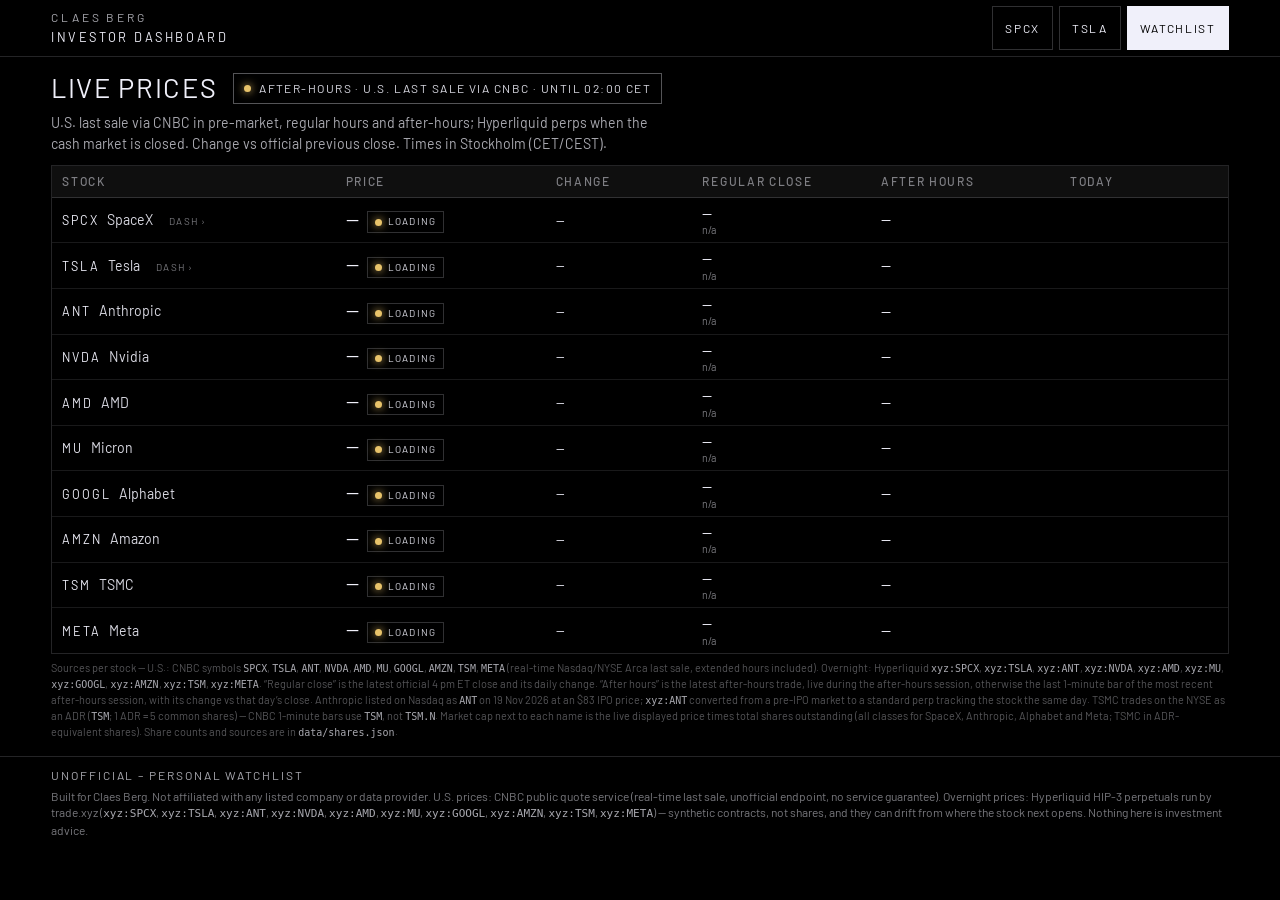
<file: index.html>
<!DOCTYPE html>
<html lang="en">
<head>
  <meta charset="utf-8">
  <script>
    /* Old dashboard bookmarks (/?c=tesla, /#unlocks, …) now live on dashboard.html — forward them with the same query and hash. */
    (function () {
      var q = location.search, h = location.hash;
      var dashHash = /^#(price|news|kpis|launches|unlocks|ops|calendar|valuation|top)$/;
      if (/[?&]c=/.test(q) || dashHash.test(h)) location.replace("dashboard.html" + q + h);
    })();
  </script>
  <meta name="viewport" content="width=device-width, initial-scale=1, viewport-fit=cover">
  <meta name="description" content="Unofficial personal watchlist for Claes Berg: live prices for SPCX, TSLA, ANT, NVDA, AMD, MU, GOOGL, AMZN, TSM and META — U.S. last sale in pre-market, regular and after-hours, Hyperliquid overnight.">
  <title>Watchlist · Investor Dashboard · Claes Berg</title>
  <link rel="stylesheet" href="css/style.css?v=ba2e04b-20261123064753">
  <link rel="stylesheet" href="css/watchlist.css?v=ba2e04b-20261123064753">
  <meta name="theme-color" content="#000000">
  <meta name="robots" content="noindex,nofollow">
  <link rel="canonical" href="https://claesberg-sketch.github.io/investor-dashboard/">
  <meta property="og:title" content="Watchlist · Investor Dashboard · Claes Berg">
  <meta property="og:url" content="https://claesberg-sketch.github.io/investor-dashboard/">
  <meta property="og:type" content="website">
</head>
<body class="page-watchlist">
  <header class="site-header">
    <div class="header-inner">
      <a class="brand" href="./">
        <span class="owner">Claes Berg</span>
        <span class="product">Investor Dashboard</span>
      </a>
      <div class="header-right">
        <nav class="switcher wl-nav" aria-label="Pages">
          <a href="dashboard.html?c=spacex" title="SpaceX dashboard">SPCX</a>
          <a href="dashboard.html?c=tesla" title="Tesla dashboard">TSLA</a>
          <a class="active" href="./" aria-current="page">Watchlist</a>
        </nav>
      </div>
    </div>
  </header>

  <main id="top">
    <section class="hero wl-hero">
      <div class="wrap">
        <div class="wl-title-row">
          <h1 class="wl-title">Live prices</h1>
          <div class="wl-session" id="wl-session"><span class="dot"></span><span id="wl-session-label">Loading session…</span></div>
        </div>
        <p class="lede wl-lede">U.S. last sale via CNBC in pre-market, regular hours and after-hours; Hyperliquid perps when the cash market is closed. Change vs official previous close. Times in Stockholm (CET/CEST).</p>

        <div class="wl-table" id="wl-table" role="table" aria-label="Watchlist prices">
          <div class="wl-head" role="row">
            <div role="columnheader">Stock</div>
            <div role="columnheader">Price</div>
            <div role="columnheader">Change</div>
            <div role="columnheader">Regular close</div>
            <div role="columnheader">After hours</div>
            <div role="columnheader" class="wl-h-spark">Today</div>
          </div>
          <div id="wl-rows"></div>
        </div>
        <p class="source" id="wl-updated"></p>
        <p class="source" id="wl-notes"></p>
      </div>
    </section>
  </main>

  <footer class="site-footer">
    <div class="wrap">
      <p class="unofficial">Unofficial – personal watchlist</p>
      <p>Built for Claes Berg. Not affiliated with any listed company or data provider. U.S. prices: CNBC public quote service (real-time last sale, unofficial endpoint, no service guarantee). Overnight prices: Hyperliquid HIP-3 perpetuals run by trade.xyz (<code>xyz:SPCX</code>, <code>xyz:TSLA</code>, <code>xyz:ANT</code>, <code>xyz:NVDA</code>, <code>xyz:AMD</code>, <code>xyz:MU</code>, <code>xyz:GOOGL</code>, <code>xyz:AMZN</code>, <code>xyz:TSM</code>, <code>xyz:META</code>) — synthetic contracts, not shares, and they can drift from where the stock next opens. Nothing here is investment advice.</p>
    </div>
  </footer>

  <script src="js/price.js?v=ba2e04b-20261123064753"></script>
  <script src="js/watchlist.js?v=ba2e04b-20261123064753"></script>
</body>
</html>
</file>
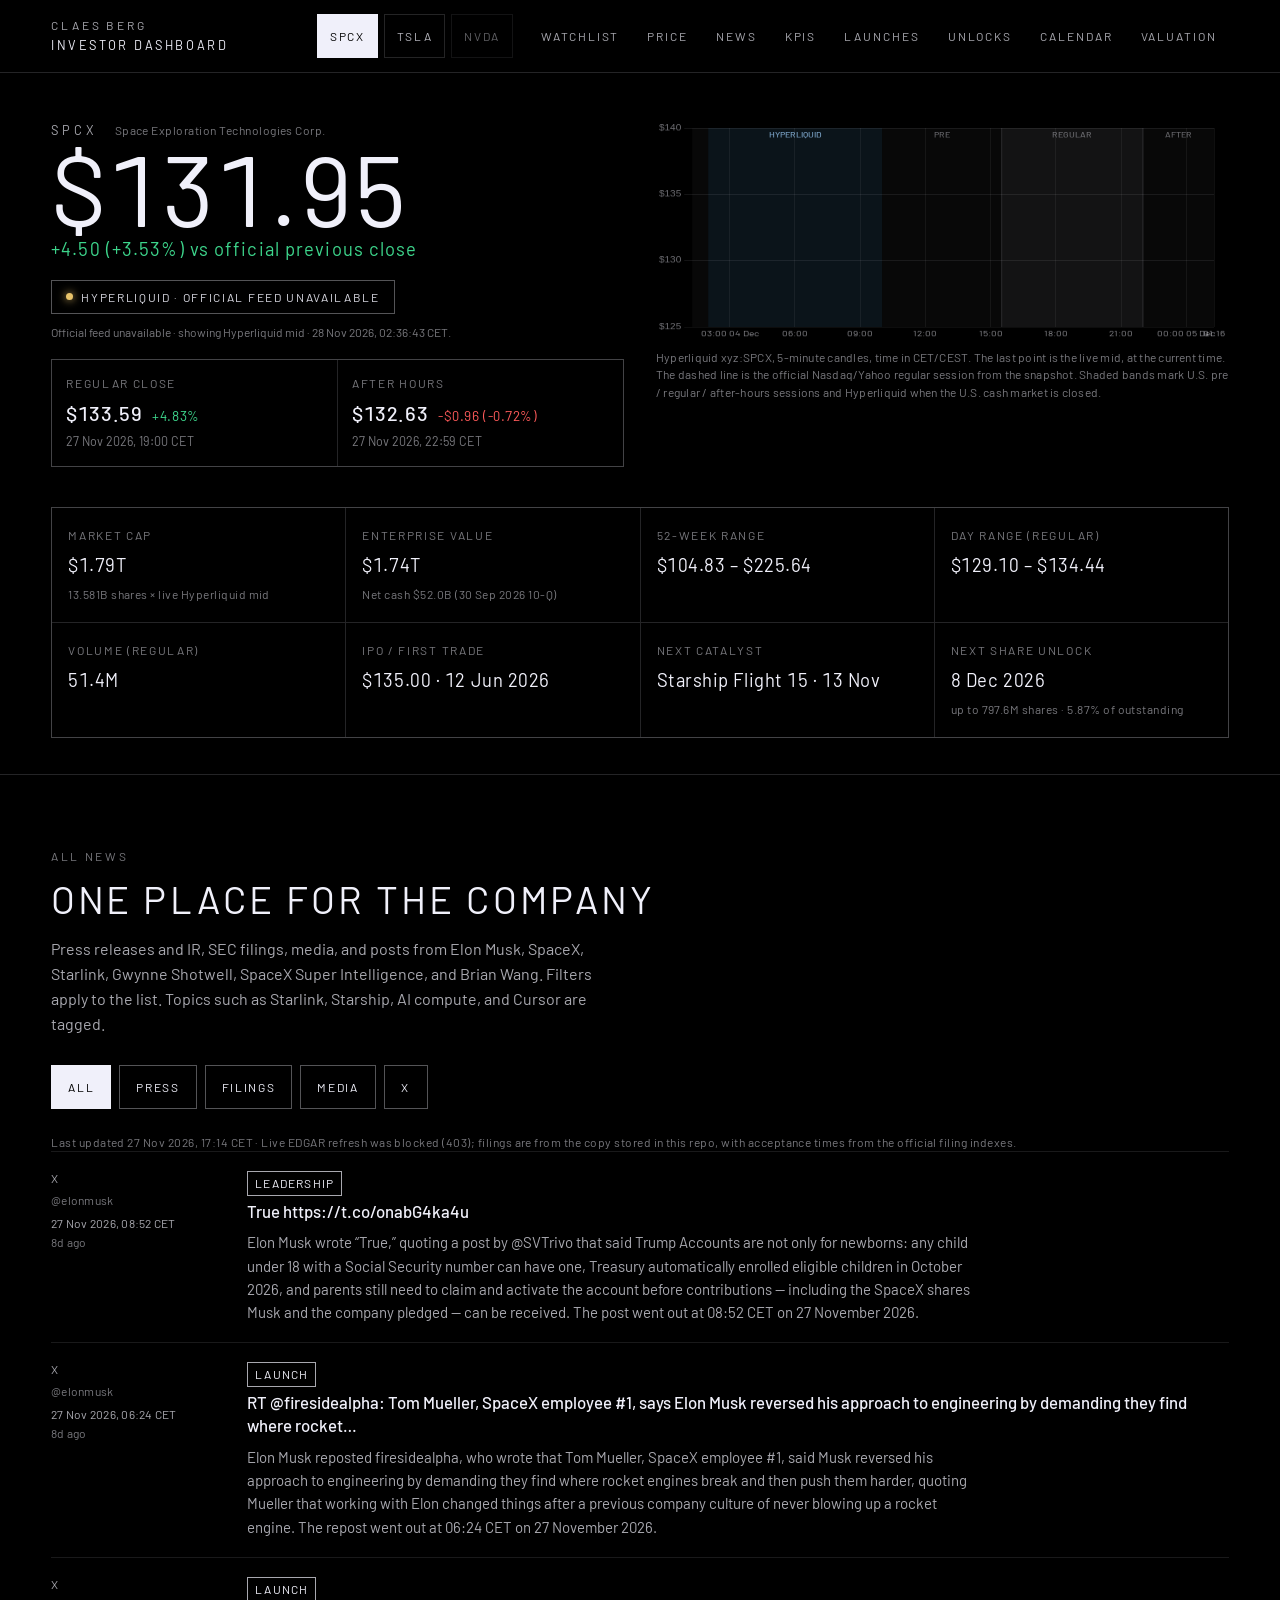
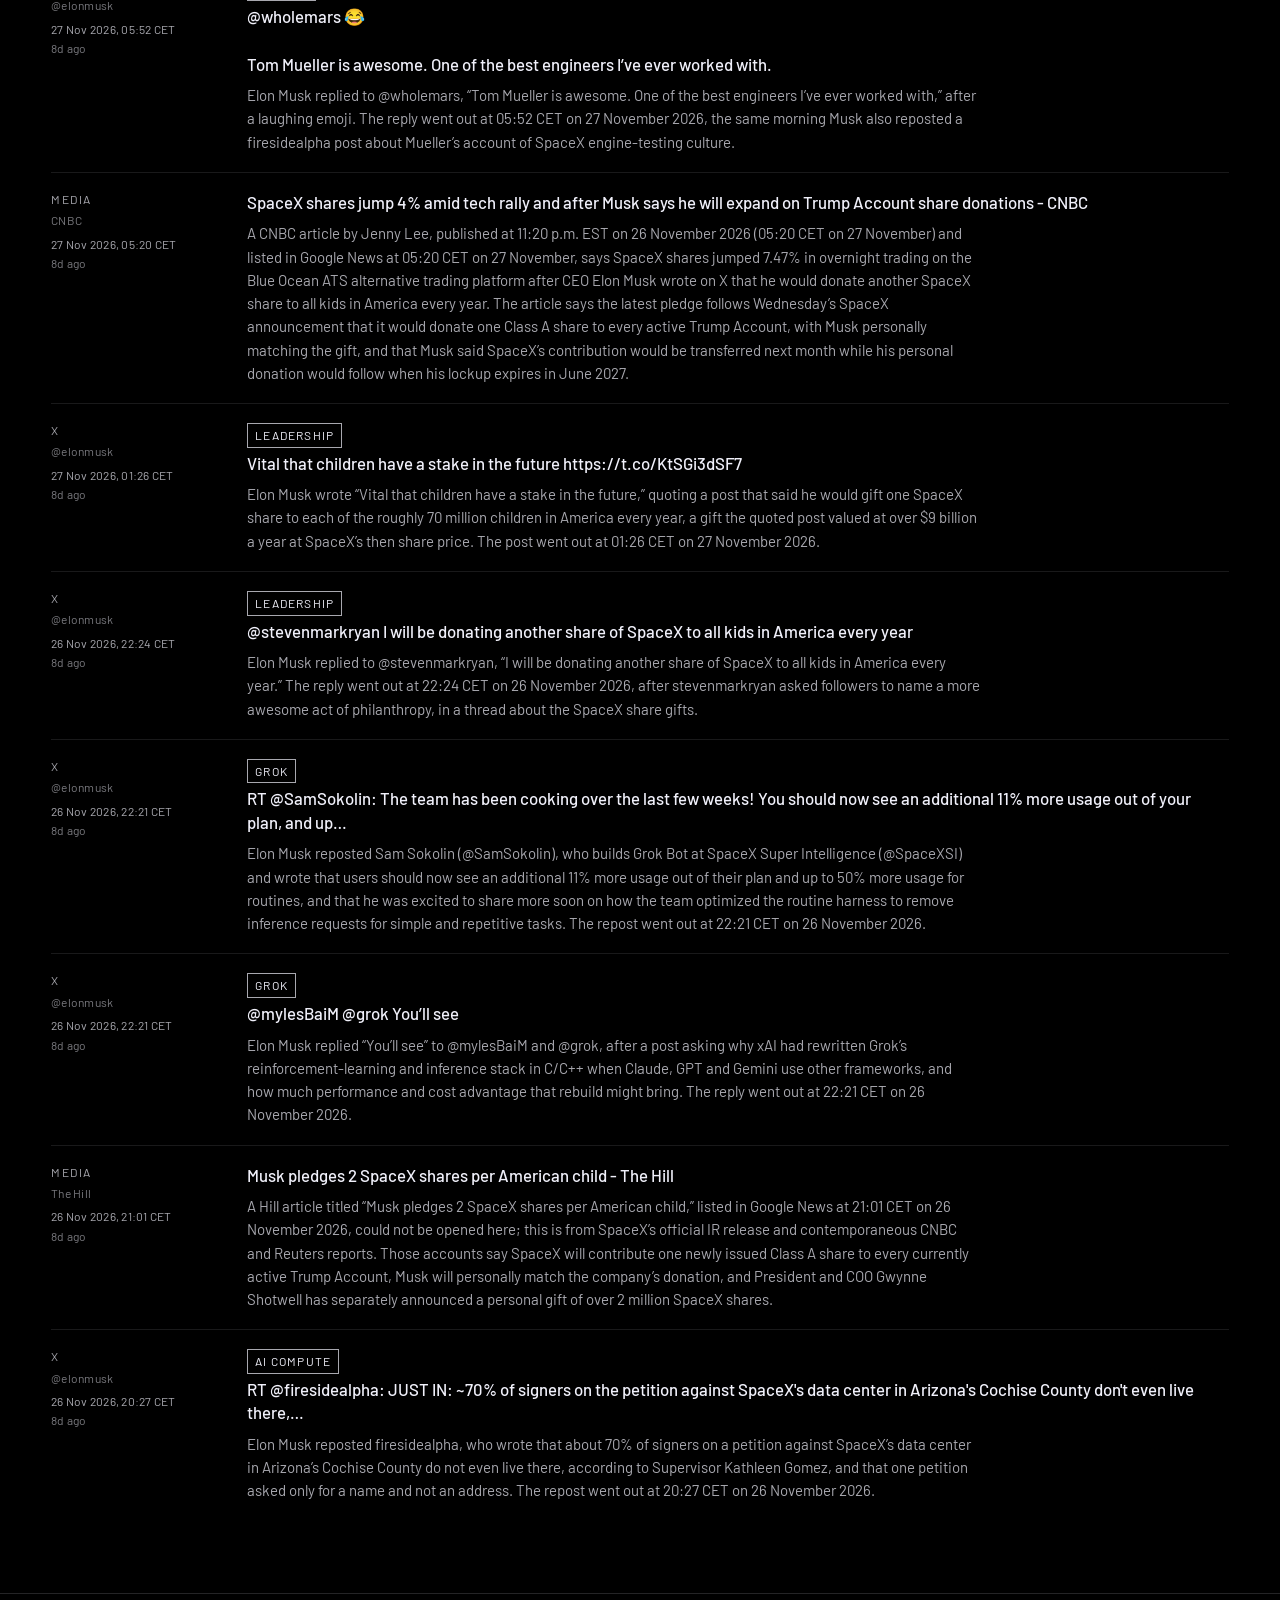
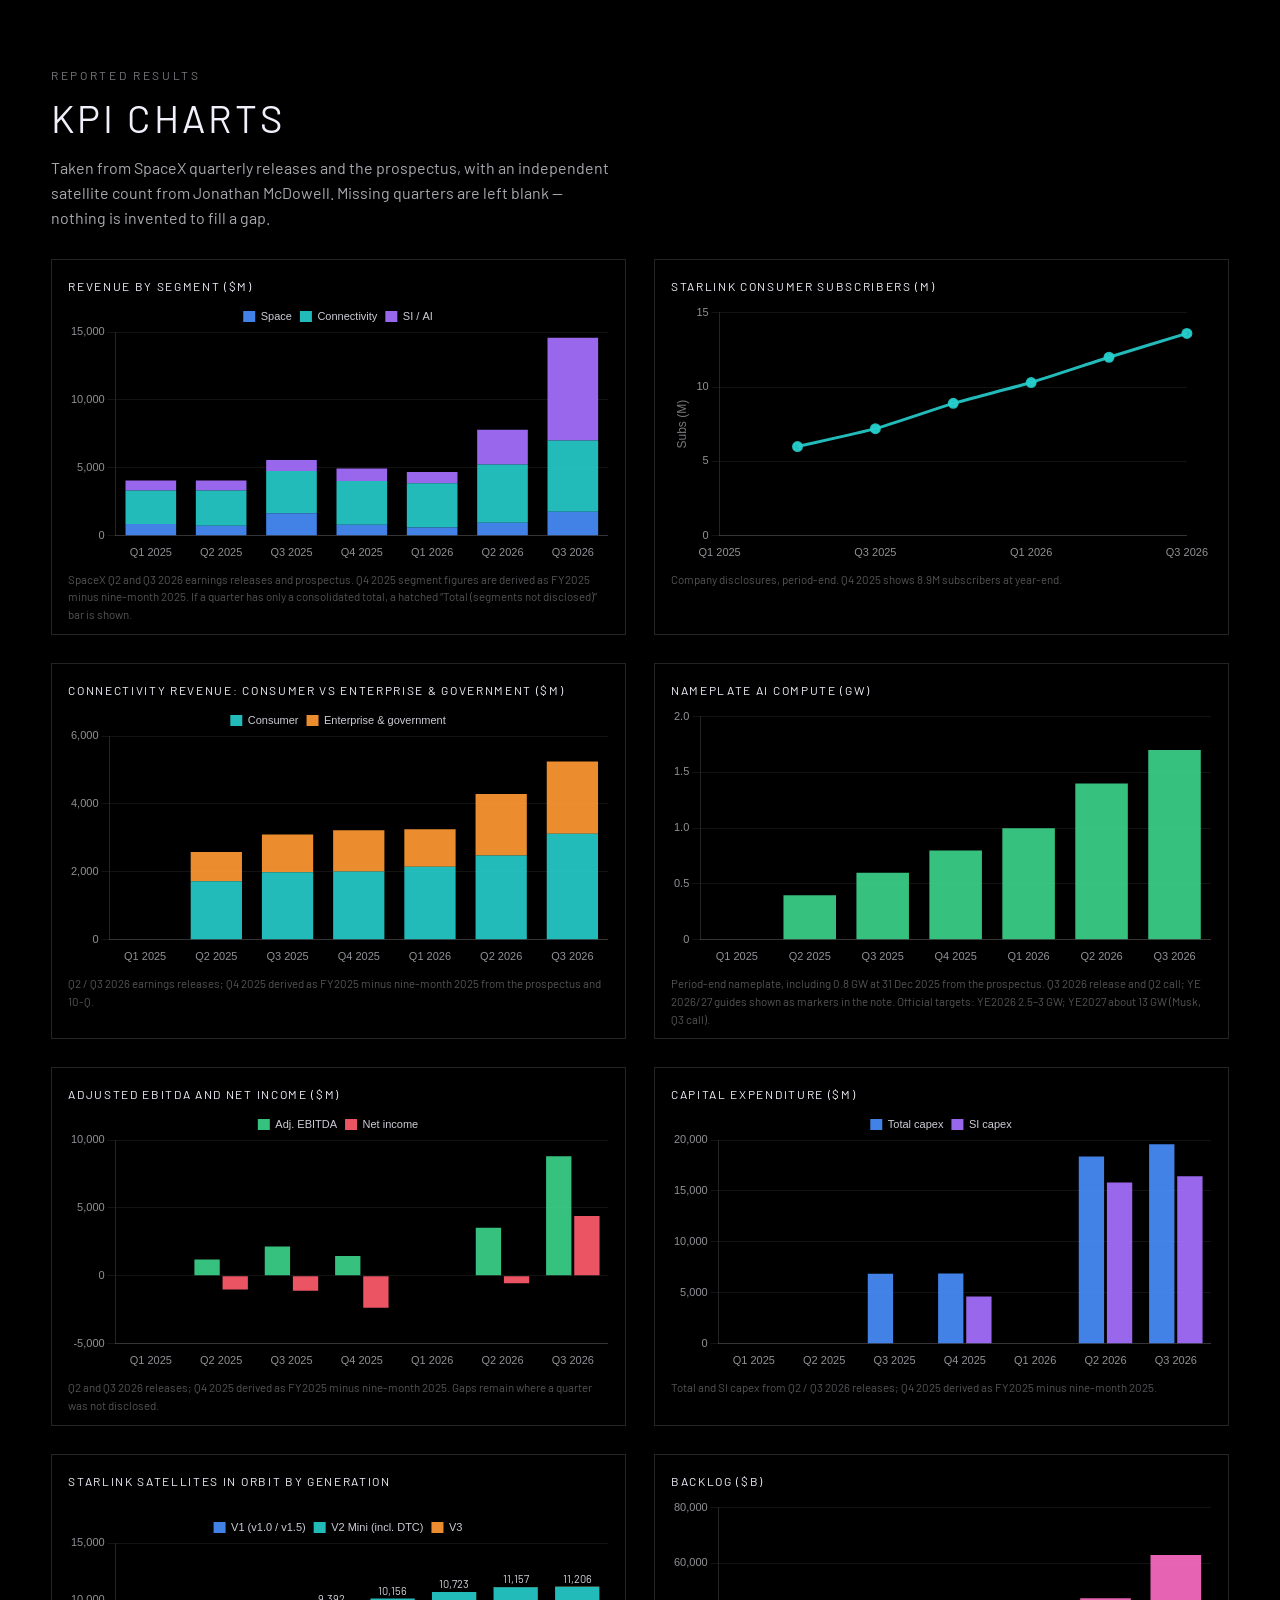
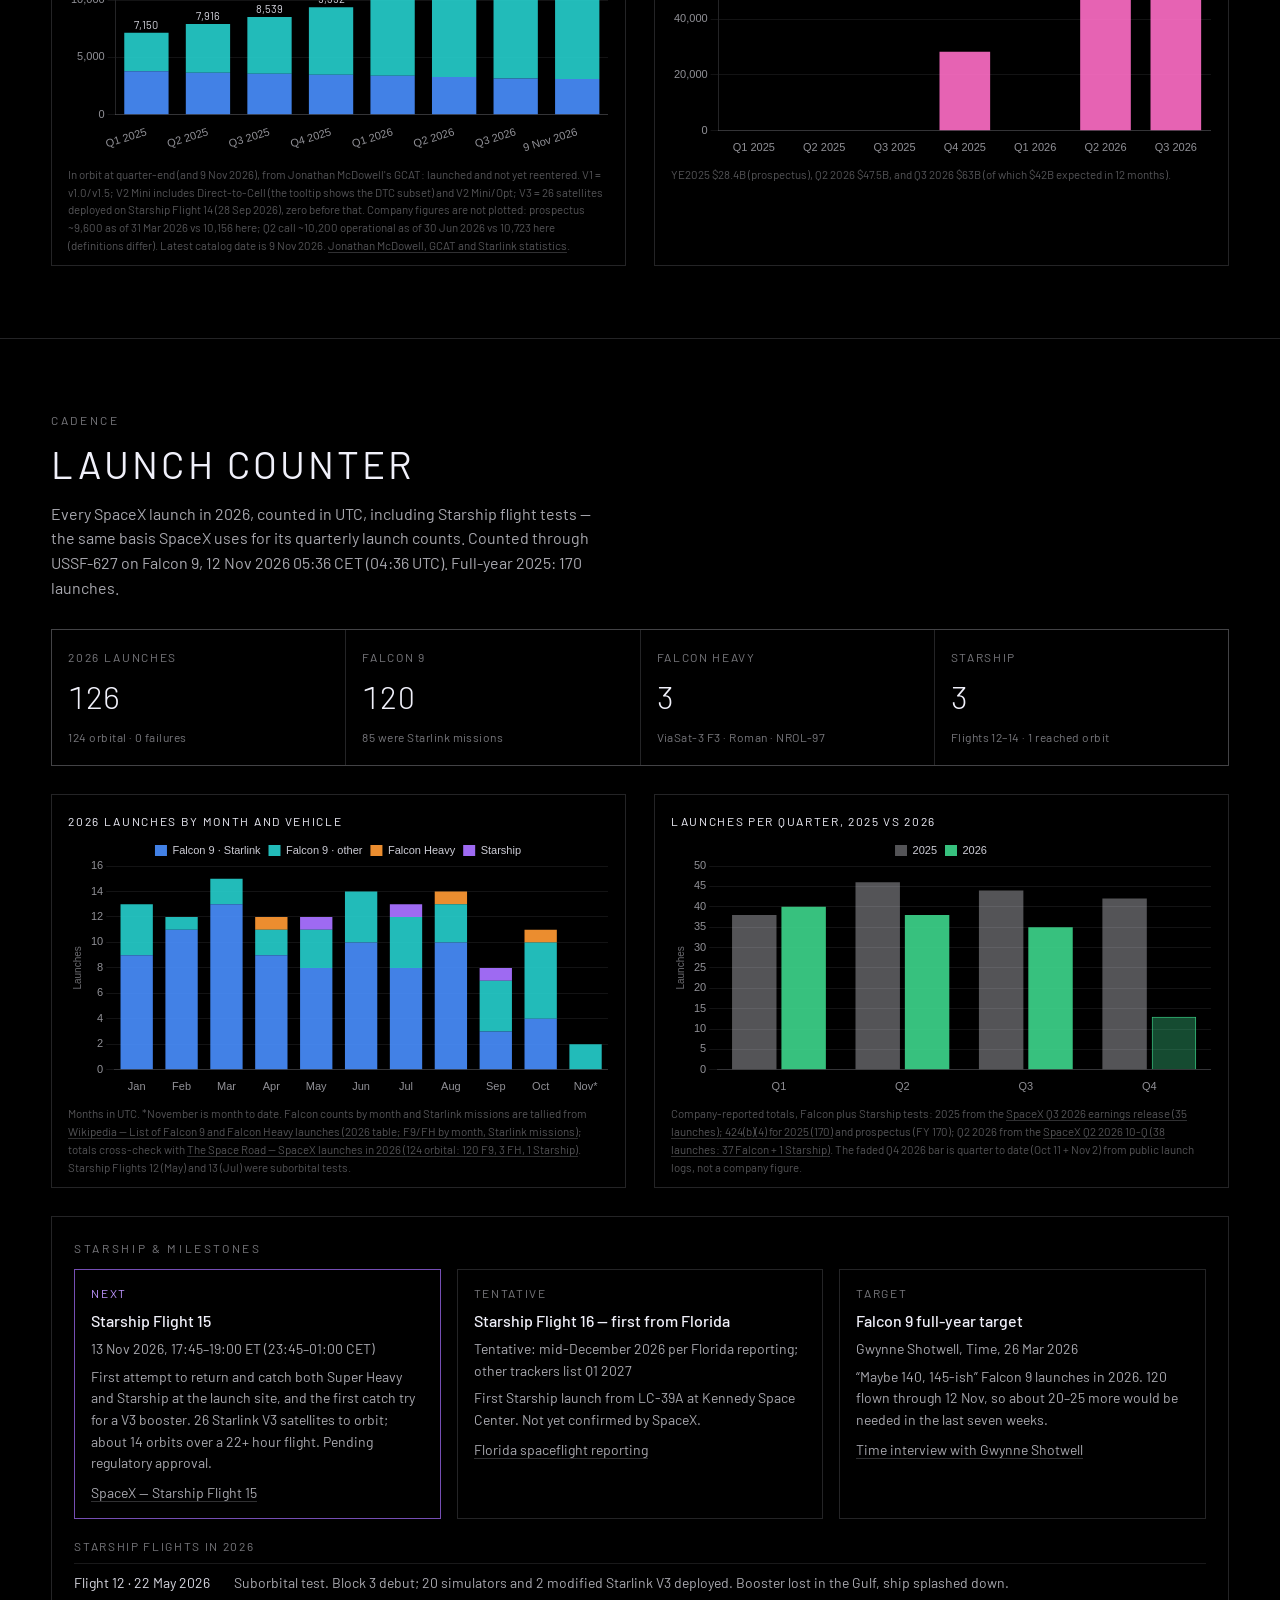
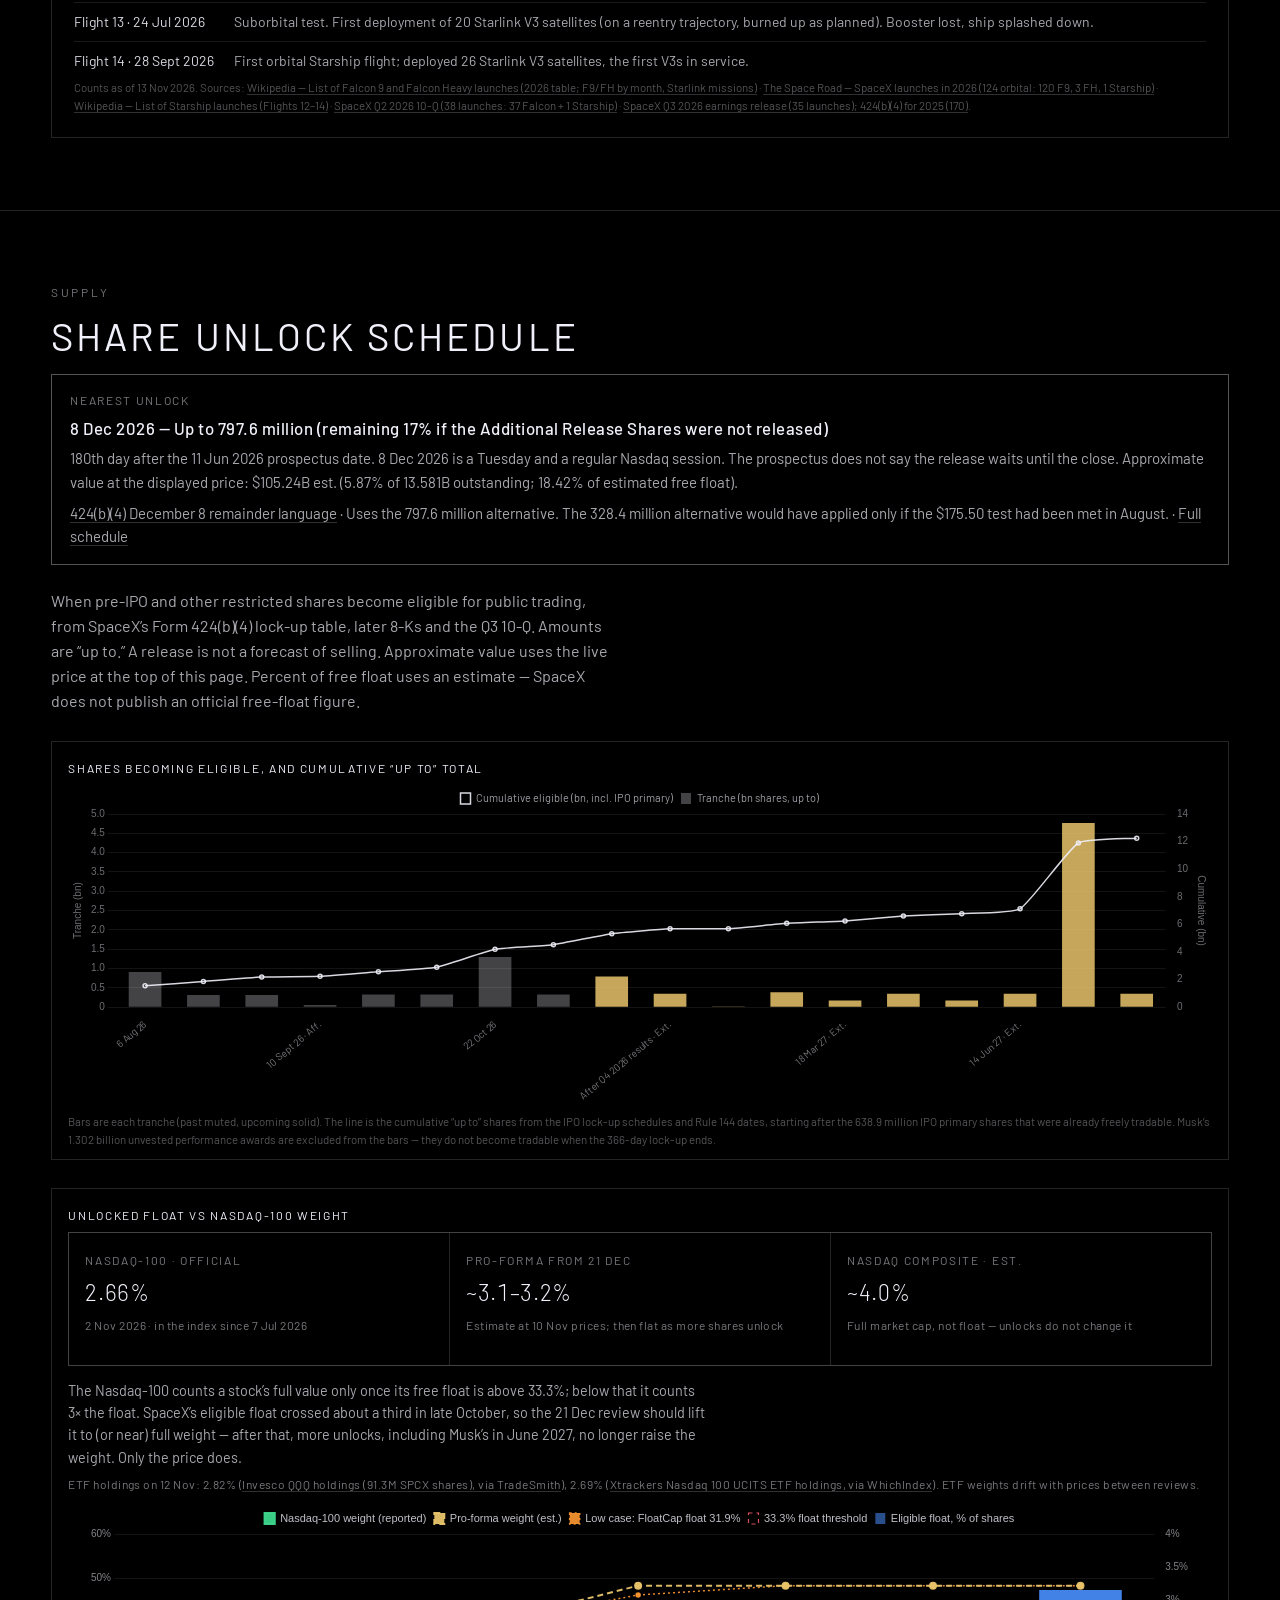
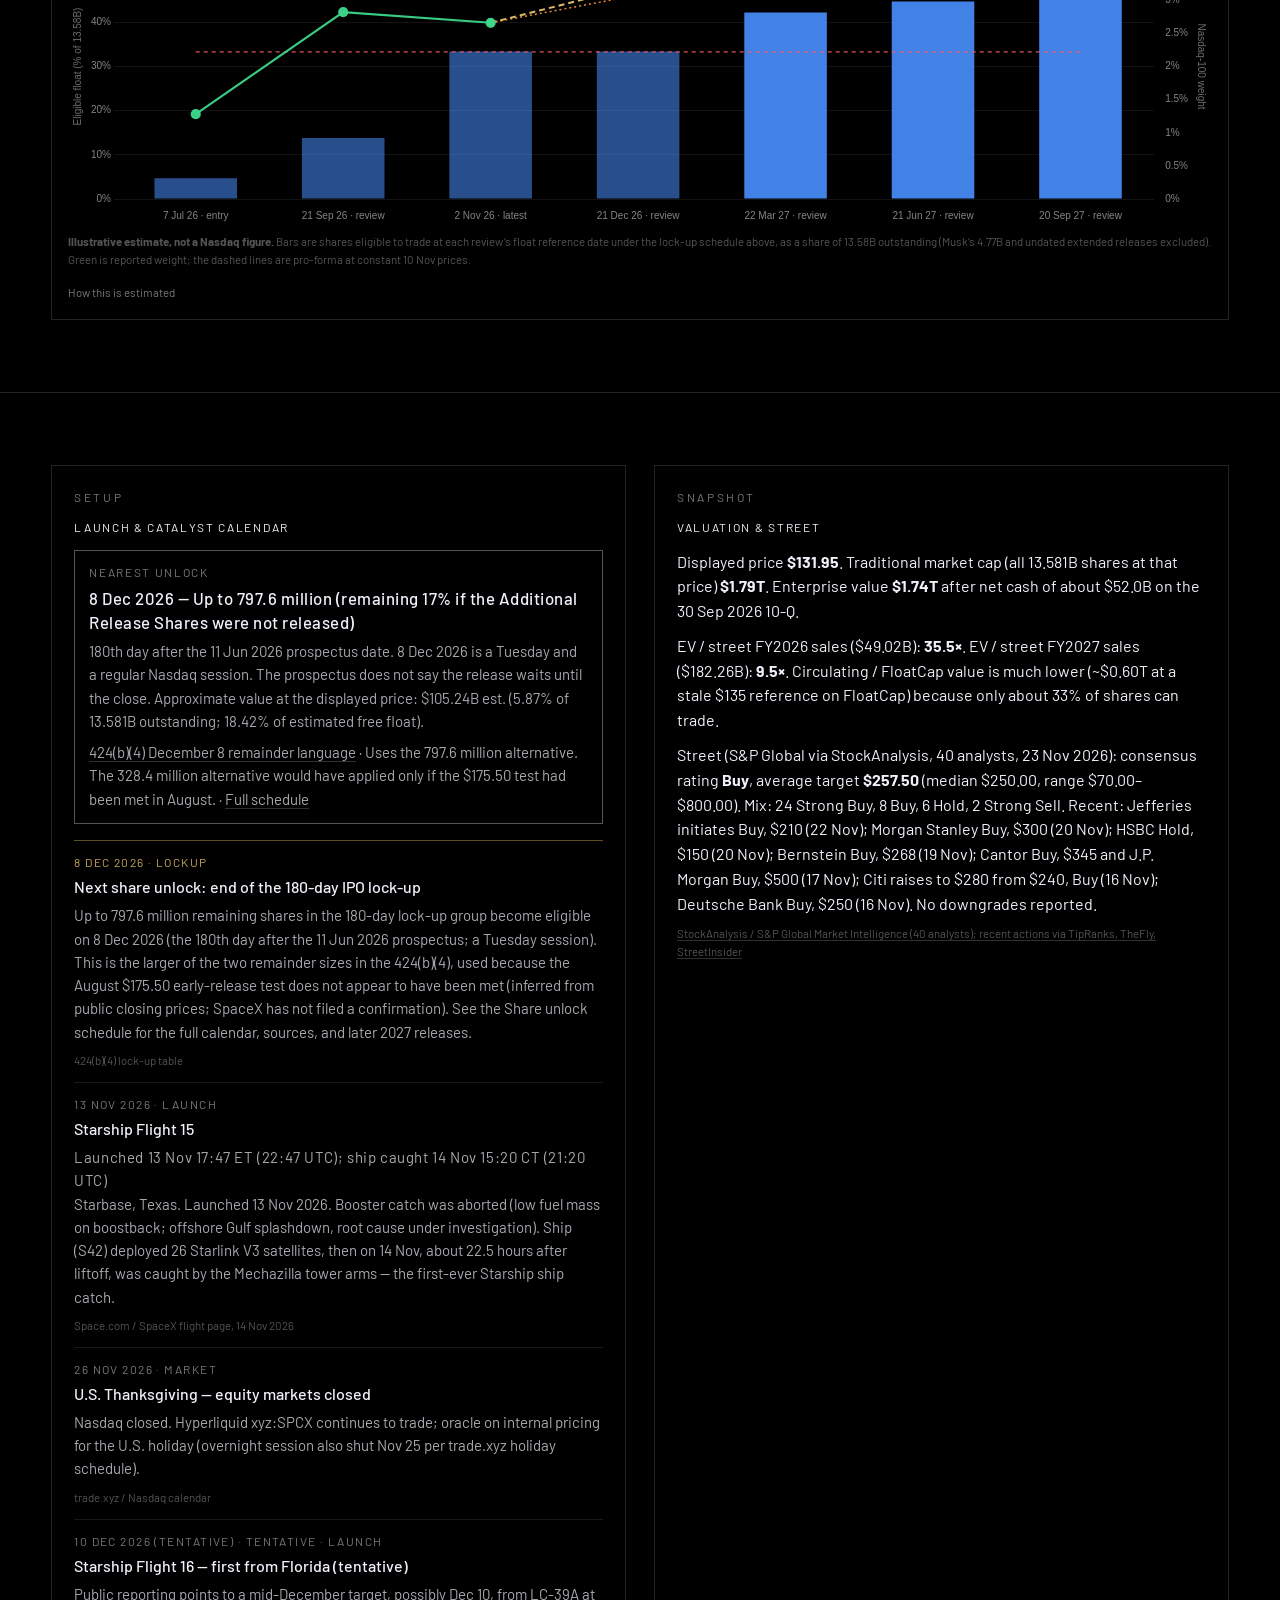
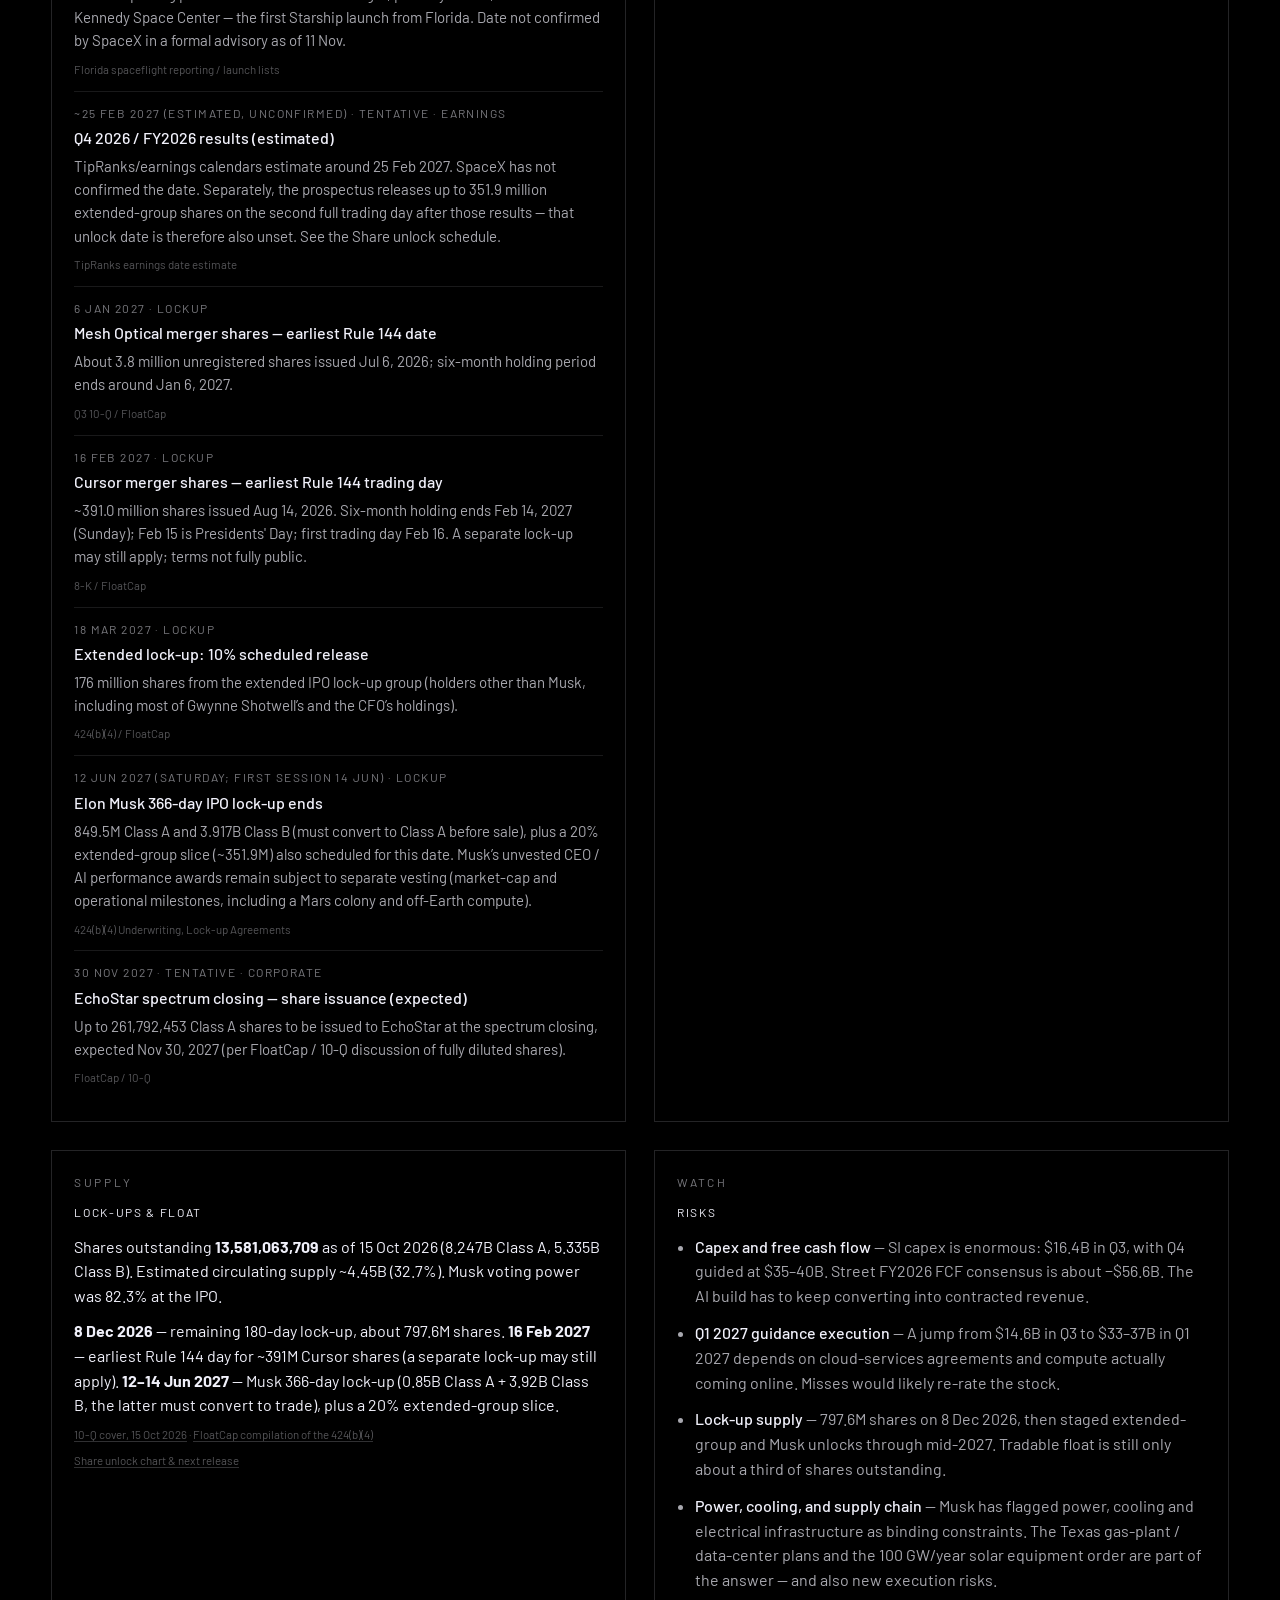
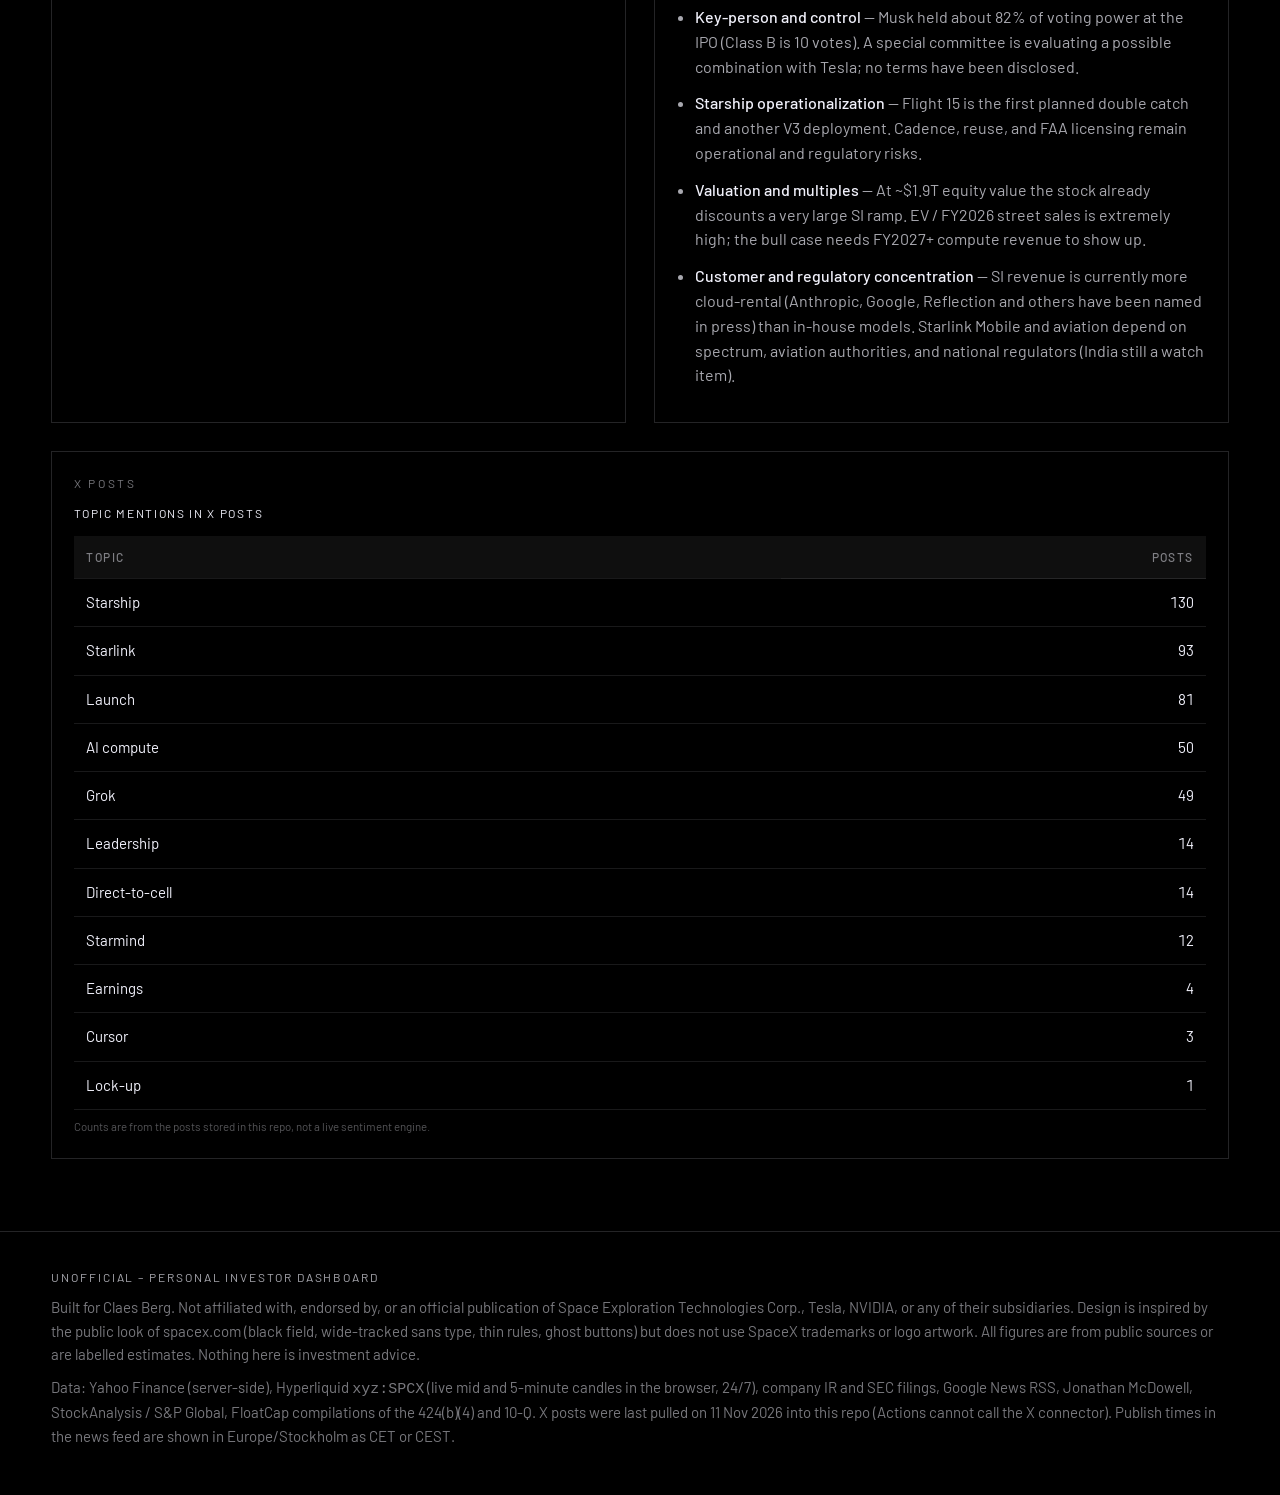
<file: dashboard.html>
<!DOCTYPE html>
<html lang="en">
<head>
  <meta charset="utf-8">
  <meta name="viewport" content="width=device-width, initial-scale=1, viewport-fit=cover">
  <meta name="description" content="Unofficial personal investor dashboard for SpaceX (Nasdaq: SPCX), built for Claes Berg. Not affiliated with Space Exploration Technologies Corp.">
  <title>SPCX · Investor Dashboard · Claes Berg</title>
  <link rel="stylesheet" href="css/style.css?v=ba2e04b-20261123064753">
  <meta name="theme-color" content="#000000">
  <meta name="robots" content="noindex,nofollow">
  <link rel="canonical" href="https://claesberg-sketch.github.io/investor-dashboard/dashboard.html">
  <meta property="og:title" content="Investor Dashboard · Claes Berg">
  <meta property="og:url" content="https://claesberg-sketch.github.io/investor-dashboard/dashboard.html">
  <meta property="og:type" content="website">
</head>
<body>
  <header class="site-header">
    <div class="header-inner">
      <a class="brand" href="#top">
        <span class="owner">Claes Berg</span>
        <span class="product">Investor Dashboard</span>
      </a>
      <div class="header-right">
        <nav class="switcher" id="company-switcher" aria-label="Company"></nav>
        <button class="menu-toggle" id="menu-toggle" type="button" aria-expanded="false" aria-controls="site-nav" aria-label="Open menu">Menu</button>
        <nav class="nav" id="site-nav">
          <a href="./" class="nav-watchlist">Watchlist</a>
          <a href="#price">Price</a>
          <a href="#news">News</a>
          <a href="#kpis">KPIs</a>
          <a href="#launches" data-only="spacex">Launches</a>
          <a href="#unlocks" data-only="spacex">Unlocks</a>
          <a href="#ops" data-only="tesla" hidden>Operations</a>
          <a href="#calendar">Calendar</a>
          <a href="#valuation">Valuation</a>
        </nav>
      </div>
    </div>
  </header>

  <main id="top">
    <section class="hero" id="price">
      <div class="wrap">
        <div class="hero-top">
          <div>
            <div class="ticker-row">
              <div class="ticker" id="hero-ticker">SPCX</div>
              <div class="tiny" id="hero-name">Space Exploration Technologies Corp.</div>
            </div>
            <div class="price" id="hero-price">—</div>
            <div class="chg" id="hero-chg"></div>
            <div class="session-badge closed" id="session-badge"><span class="dot"></span><span id="session-label">Loading session</span></div>
            <div class="asof" id="hero-asof"></div>
            <div class="session-prints" id="session-prints"></div>
          </div>
          <div class="hero-chart">
            <canvas id="intraday-chart"></canvas>
            <p class="chart-caption" id="intraday-caption">Live U.S. last sale during pre-market, regular session, and after-hours; Hyperliquid xyz:SPCX when the U.S. market is closed. Time in CET/CEST.</p>
          </div>
        </div>
        <div class="stats" id="key-stats"></div>
      </div>
    </section>

    <section class="section" id="news">
      <div class="wrap">
        <p class="section-kicker">All news</p>
        <h2>One place for the company</h2>
        <p class="lede" id="news-lede">Press releases and IR, SEC filings, media, and posts from Elon Musk, SpaceX, Starlink, Gwynne Shotwell, SpaceX Super Intelligence, and Brian Wang. Filters apply to the list. Topics such as Starlink, Starship, AI compute, and Cursor are tagged.</p>
        <div class="filters" id="news-filters"></div>
        <p class="tiny" id="news-updated"></p>
        <div class="news-list" id="news-list"></div>
      </div>
    </section>

    <section class="section" id="kpis">
      <div class="wrap">
        <p class="section-kicker">Reported results</p>
        <h2>KPI charts</h2>
        <p class="lede" id="kpi-lede">Taken from SpaceX quarterly releases and the prospectus, with an independent satellite count from Jonathan McDowell. Missing quarters are left blank — nothing is invented to fill a gap.</p>
        <div class="chart-grid" id="kpi-grid"></div>
      </div>
    </section>


    <section class="section" id="launches" data-only="spacex">
      <div class="wrap">
        <p class="section-kicker">Cadence</p>
        <h2>Launch counter</h2>
        <p class="lede" id="launch-lede">Every SpaceX launch in 2026, counted in UTC, including Starship flight tests — the same basis SpaceX uses for its quarterly launch counts.</p>
        <div class="stats launch-stats" id="launch-stats"></div>
        <div class="chart-grid launch-grid">
          <div class="chart-card">
            <h3>2026 launches by month and vehicle</h3>
            <div class="box"><canvas id="launch-monthly"></canvas></div>
            <p class="source" id="launch-monthly-src"></p>
          </div>
          <div class="chart-card">
            <h3>Launches per quarter, 2025 vs 2026</h3>
            <div class="box"><canvas id="launch-quarterly"></canvas></div>
            <p class="source" id="launch-quarterly-src"></p>
          </div>
        </div>
        <div class="card launch-milestones">
          <p class="section-kicker">Starship &amp; milestones</p>
          <div id="launch-milestones"></div>
          <p class="source" id="launch-sources"></p>
        </div>
      </div>
    </section>

    <section class="section" id="unlocks" data-only="spacex">
      <div class="wrap">
        <p class="section-kicker">Supply</p>
        <h2>Share unlock schedule</h2>
        <div class="unlock-next" id="unlock-next"></div>
        <p class="lede">When pre-IPO and other restricted shares become eligible for public trading, from SpaceX’s Form 424(b)(4) lock-up table, later 8-Ks and the Q3 10-Q. Amounts are “up to.” A release is not a forecast of selling. Approximate value uses the live price at the top of this page. Percent of free float uses an estimate — SpaceX does not publish an official free-float figure.</p>
        <div class="chart-card">
          <h3>Shares becoming eligible, and cumulative “up to” total</h3>
          <div class="box" style="height:320px"><canvas id="unlock-chart"></canvas></div>
          <p class="source">Bars are each tranche (past muted, upcoming solid). The line is the cumulative “up to” shares from the IPO lock-up schedules and Rule 144 dates, starting after the 638.9 million IPO primary shares that were already freely tradable. Musk’s 1.302 billion unvested performance awards are excluded from the bars — they do not become tradable when the 366-day lock-up ends.</p>
        </div>
        <div class="chart-card ndx-card" id="ndx-card">
          <h3>Unlocked float vs Nasdaq-100 weight</h3>
          <div class="ndx-facts" id="ndx-facts"></div>
          <div class="box" style="height:320px"><canvas id="ndx-chart"></canvas></div>
          <p class="source" id="ndx-source"></p>
        </div>
      </div>
    </section>

    <section class="section" id="ops" data-only="tesla" hidden>
      <div class="wrap">
        <p class="section-kicker">Operations</p>
        <h2>Deliveries, Energy &amp; Autonomy Tracker</h2>
        <p class="lede">Vehicle deliveries and energy storage deployments against last year, factory capacity, and where Robotaxi, Cybercab, FSD, Optimus and the energy business stand. Figures are from Tesla’s quarterly reports, SEC filings and Tesla/Musk posts. Dates Tesla has not confirmed are marked.</p>
        <div class="stats launch-stats" id="ops-stats"></div>
        <div class="chart-grid launch-grid">
          <div class="chart-card">
            <h3>Deliveries per quarter, 2025 vs 2026</h3>
            <div class="box"><canvas id="ops-deliv"></canvas></div>
            <p class="source" id="ops-deliv-src"></p>
          </div>
          <div class="chart-card">
            <h3>Energy storage deployed per quarter, 2025 vs 2026 (GWh)</h3>
            <div class="box"><canvas id="ops-storage"></canvas></div>
            <p class="source" id="ops-storage-src"></p>
          </div>
        </div>
        <div class="card launch-milestones">
          <p class="section-kicker">Autonomy, robots &amp; energy</p>
          <div id="ops-milestones"></div>
          <p class="ms-sub">Installed annual capacity (30 Sep 2026)</p>
          <div class="table-scroll" id="ops-capacity"></div>
          <p class="source" id="ops-sources"></p>
        </div>
      </div>
    </section>

    <section class="section" id="calendar">
      <div class="wrap">
        <div class="extra-grid">
          <div class="card">
            <p class="section-kicker">Setup</p>
            <h3 id="calendar-title">Launch &amp; catalyst calendar</h3>
            <div class="unlock-next compact" id="calendar-unlock-next" data-only="spacex"></div>
            <div id="calendar-list"></div>
          </div>
          <div class="card" id="valuation">
            <p class="section-kicker">Snapshot</p>
            <h3>Valuation &amp; street</h3>
            <div id="valuation-body"></div>
          </div>
          <div class="card">
            <p class="section-kicker" id="lockup-kicker">Supply</p>
            <h3 id="lockup-title">Lock-ups &amp; float</h3>
            <div id="lockup-body"></div>
            <p class="source" data-only="spacex"><a href="#unlocks">Share unlock chart &amp; next release</a></p>
          </div>
          <div class="card">
            <p class="section-kicker">Watch</p>
            <h3>Risks</h3>
            <ul class="risks" id="risk-list"></ul>
          </div>
        </div>
        <div class="card" style="margin-top:28px">
          <p class="section-kicker">X posts</p>
          <h3>Topic mentions in X posts</h3>
          <div id="topic-counter"></div>
          <p class="source">Counts are from the posts stored in this repo, not a live sentiment engine.</p>
        </div>
      </div>
    </section>
  </main>

  <footer class="site-footer">
    <div class="wrap">
      <p class="unofficial">Unofficial – personal investor dashboard</p>
      <p>Built for Claes Berg. Not affiliated with, endorsed by, or an official publication of Space Exploration Technologies Corp., Tesla, NVIDIA, or any of their subsidiaries. Design is inspired by the public look of spacex.com (black field, wide-tracked sans type, thin rules, ghost buttons) but does not use SpaceX trademarks or logo artwork. All figures are from public sources or are labelled estimates. Nothing here is investment advice.</p>
      <p style="margin-top:10px" id="footer-data">Data: Yahoo Finance (server-side), Hyperliquid <code>xyz:SPCX</code> (live mid and 5-minute candles in the browser, 24/7), company IR and SEC filings, Google News RSS, Jonathan McDowell, StockAnalysis / S&amp;P Global, FloatCap compilations of the 424(b)(4) and 10-Q. X posts were last pulled on 11 Nov 2026 into this repo (Actions cannot call the X connector). Publish times in the news feed are shown in Europe/Stockholm as CET or CEST.</p>
    </div>
  </footer>

  <script src="js/vendor/chart.umd.min.js?v=ba2e04b-20261123064753"></script>
  <script src="js/price.js?v=ba2e04b-20261123064753"></script>
  <script src="js/charts.js?v=ba2e04b-20261123064753"></script>
  <script src="js/unlocks.js?v=ba2e04b-20261123064753"></script>
  <script src="js/launches.js?v=ba2e04b-20261123064753"></script>
  <script src="js/indexweight.js?v=ba2e04b-20261123064753"></script>
  <script src="js/tesla.js?v=ba2e04b-20261123064753"></script>
  <script src="js/app.js?v=ba2e04b-20261123064753"></script>
</body>
</html>
</file>
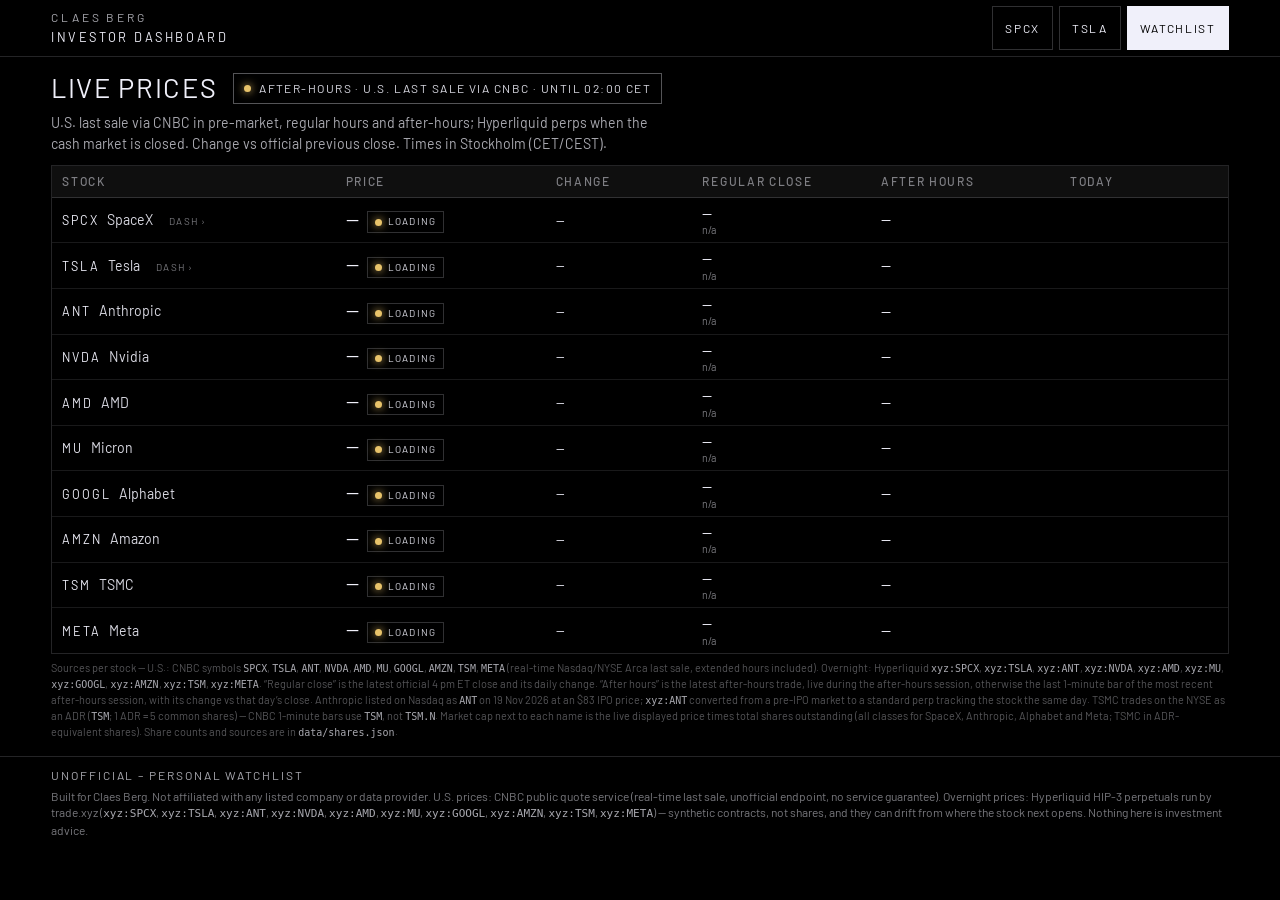
<file: watchlist.html>
<!DOCTYPE html>
<html lang="en">
<head>
  <meta charset="utf-8">
  <title>Watchlist · Investor Dashboard · Claes Berg</title>
  <meta name="robots" content="noindex,nofollow">
  <link rel="canonical" href="https://claesberg-sketch.github.io/investor-dashboard/">
  <meta http-equiv="refresh" content="0; url=./">
  <script>location.replace("./" + location.hash);</script>
</head>
<body style="background:#000;color:#eee;font-family:sans-serif">
  <p>The watchlist is now the start page: <a href="./" style="color:#eee">open it here</a>.</p>
</body>
</html>
</file>
<file: css/style.css>
@font-face{font-family:Barlow;src:url("../fonts/Barlow-Light.ttf") format("truetype");font-weight:300;font-style:normal;font-display:swap}
@font-face{font-family:Barlow;src:url("../fonts/Barlow-Regular.ttf") format("truetype");font-weight:400;font-style:normal;font-display:swap}
@font-face{font-family:Barlow;src:url("../fonts/Barlow-Medium.ttf") format("truetype");font-weight:500;font-style:normal;font-display:swap}
@font-face{font-family:Barlow;src:url("../fonts/Barlow-SemiBold.ttf") format("truetype");font-weight:600;font-style:normal;font-display:swap}
@font-face{font-family:Barlow;src:url("../fonts/Barlow-Bold.ttf") format("truetype");font-weight:700;font-style:normal;font-display:swap}

:root{
  --bg:#000;
  --fg:rgba(240,240,250,1);
  --fg-90:rgba(240,240,250,.9);
  --fg-70:rgba(240,240,250,.7);
  --fg-50:rgba(240,240,250,.5);
  --fg-35:rgba(240,240,250,.35);
  --fg-20:rgba(240,240,250,.2);
  --fg-15:rgba(240,240,250,.15);
  --fg-10:rgba(240,240,250,.1);
  --fg-06:rgba(240,240,250,.06);
  --line:rgba(240,240,250,.15);
  --up:#3dd68c;
  --down:#ff5a5a;
  --warn:#e8c36a;
  --font:"Barlow","Helvetica Neue",Helvetica,Arial,sans-serif;
  --pad:clamp(16px,4vw,64px);
  --max:1280px;
  --label:0.75rem;
  --safe-top:env(safe-area-inset-top, 0px);
  --safe-bottom:env(safe-area-inset-bottom, 0px);
  --safe-left:env(safe-area-inset-left, 0px);
  --safe-right:env(safe-area-inset-right, 0px);
}
*{box-sizing:border-box;margin:0;padding:0}
html{-webkit-text-size-adjust:100%;}
html,body{background:var(--bg);color:var(--fg);font-family:var(--font);font-weight:400;font-size:16px;line-height:1.55;min-height:100%;-webkit-font-smoothing:antialiased;max-width:100%}
body{overflow-x:clip}
img{max-width:100%;display:block}
a{color:inherit;text-decoration:none;overflow-wrap:anywhere}
a:hover{color:#fff}
button{font-family:inherit;cursor:pointer;border:0;background:none;color:inherit}
code,pre{font-family:ui-monospace,SFMono-Regular,Menlo,Consolas,monospace}

.wrap{width:100%;max-width:var(--max);margin:0 auto;padding:0 max(var(--pad), var(--safe-right)) 0 max(var(--pad), var(--safe-left))}
.section,.hero{padding:72px 0;border-top:1px solid var(--line);scroll-margin-top:calc(88px + var(--safe-top))}
.hero{padding:48px 0 36px;border-top:0}
.section-kicker{font-size:var(--label);letter-spacing:.22em;text-transform:uppercase;color:var(--fg-50);margin-bottom:12px}
.section h2{font-size:clamp(1.6rem,3vw,2.4rem);font-weight:400;letter-spacing:.08em;text-transform:uppercase;line-height:1.15;margin-bottom:16px}
.lede{color:var(--fg-70);max-width:62ch;margin-bottom:28px}
.muted{color:var(--fg-50)}
.tiny{font-size:.75rem;color:var(--fg-50);letter-spacing:.04em}
.source{font-size:.72rem;color:var(--fg-35);margin-top:8px}
.source a{border-bottom:1px solid var(--fg-20)}

/* Header */
.site-header{position:sticky;top:0;z-index:40;background:rgba(0,0,0,.86);backdrop-filter:blur(12px);border-bottom:1px solid var(--line);padding-top:var(--safe-top)}
.header-inner{display:flex;align-items:center;justify-content:space-between;gap:16px;min-height:72px;width:min(100%,var(--max));margin:0 auto;padding:0 max(var(--pad), var(--safe-right)) 0 max(var(--pad), var(--safe-left));flex-wrap:nowrap}
.brand{display:flex;flex-direction:column;gap:2px;min-width:0;min-height:44px;justify-content:center}
.brand .owner{font-size:var(--label);letter-spacing:.24em;text-transform:uppercase;color:var(--fg-70)}
.brand .product{font-size:.8rem;letter-spacing:.2em;text-transform:uppercase}
.header-right{display:flex;align-items:center;gap:16px;flex-wrap:nowrap;justify-content:flex-end;min-width:0}
.switcher{display:flex;align-items:center;gap:6px}
.switcher button,.switcher a{
  border:1px solid var(--fg-20);padding:10px 12px;font-size:var(--label);letter-spacing:.14em;text-transform:uppercase;
  min-height:44px;min-width:44px;display:inline-flex;align-items:center;justify-content:center;touch-action:manipulation;
}
.switcher .active{background:var(--fg);color:#000;border-color:var(--fg)}
.switcher .soon{opacity:.4;cursor:not-allowed}
.nav{display:flex;gap:4px;flex-wrap:wrap;align-items:center}
.nav a{font-size:var(--label);letter-spacing:.16em;text-transform:uppercase;color:var(--fg-70);min-height:44px;min-width:44px;padding:10px 12px;display:inline-flex;align-items:center;justify-content:center;touch-action:manipulation}
.nav a:hover{color:var(--fg)}
.menu-toggle{display:none;border:1px solid var(--fg-35);padding:10px 14px;letter-spacing:.16em;text-transform:uppercase;font-size:var(--label);min-height:44px;min-width:44px;align-items:center;justify-content:center;touch-action:manipulation}

/* Price hero */
.hero-top{display:grid;grid-template-columns:minmax(0,1fr) minmax(260px,1fr);align-items:start;gap:32px}
.ticker-row{display:flex;align-items:baseline;gap:16px;flex-wrap:wrap}
.ticker{font-size:.8rem;letter-spacing:.32em;text-transform:uppercase;color:var(--fg-70)}
.price{font-size:clamp(3rem,9vw,6.2rem);font-weight:400;letter-spacing:.02em;line-height:.95;font-variant-numeric:tabular-nums}
.chg{font-size:1.15rem;letter-spacing:.06em;font-variant-numeric:tabular-nums}
.chg.up,.up{color:var(--up)}
.chg.down,.down{color:var(--down)}
.session-badge{
  display:inline-flex;align-items:center;gap:8px;flex-wrap:wrap;max-width:100%;
  border:1px solid var(--fg-35);padding:8px 14px;
  font-size:var(--label);letter-spacing:.14em;text-transform:uppercase;color:var(--fg-90);
  margin-top:16px;line-height:1.35;
}
/* Default green = live feed (official last sale or live Hyperliquid). */
.session-badge .dot{width:7px;height:7px;border-radius:50%;background:var(--up);box-shadow:0 0 8px var(--up)}
/* Yellow only when the displayed feed is loading, stale, or disconnected. */
.session-badge.closed .dot{background:var(--warn);box-shadow:0 0 8px var(--warn)}
.session-badge.fallback .dot{background:var(--warn);box-shadow:0 0 8px var(--warn)}
.asof{margin-top:10px;font-size:0.75rem;color:var(--fg-50);line-height:1.45}
.hl-ref{margin-top:6px;color:var(--fg-50)}
.session-prints{margin-top:18px;display:grid;grid-template-columns:1fr 1fr;gap:1px;background:var(--line);border:1px solid var(--line)}
.session-prints .print{background:var(--bg);padding:14px 14px 16px;min-width:0}
.session-prints .k{font-size:var(--label);letter-spacing:.14em;text-transform:uppercase;color:var(--fg-50);margin-bottom:8px}
.session-prints .v{font-size:1.25rem;letter-spacing:.03em;font-variant-numeric:tabular-nums;font-weight:500;line-height:1.2;display:flex;flex-wrap:wrap;align-items:baseline;gap:6px 10px}
.session-prints .chg-line{font-size:.85rem;font-weight:400;letter-spacing:.04em;font-variant-numeric:tabular-nums}
.session-prints .when{margin-top:8px;font-size:.78rem;color:var(--fg-50);line-height:1.4}
.asof,.session-prints .when{overflow-wrap:anywhere}
.hero-chart{width:100%;max-width:none;height:280px;display:flex;flex-direction:column;min-width:0}
.hero-chart canvas{flex:1 1 auto;min-height:0}
.chart-caption{font-size:0.75rem;letter-spacing:.02em;color:var(--fg-50);margin-top:8px;line-height:1.45}
.stats{display:grid;grid-template-columns:repeat(4,1fr);gap:1px;background:var(--line);border:1px solid var(--line);margin-top:40px}
.stat{background:var(--bg);padding:18px 16px}
.stat .k{font-size:var(--label);letter-spacing:.14em;text-transform:uppercase;color:var(--fg-50);margin-bottom:6px}
.stat .v{font-size:1.15rem;letter-spacing:.03em;font-variant-numeric:tabular-nums}
.stat .tiny{margin-top:6px;overflow-wrap:anywhere}

/* Changed strip */
.changed{display:grid;grid-template-columns:repeat(4,1fr);gap:1px;background:var(--line);border:1px solid var(--line)}
.changed article{background:#000;padding:20px 18px;min-height:120px}
.changed h3{display:-webkit-box;-webkit-line-clamp:5;-webkit-box-orient:vertical;overflow:hidden}
.changed .when{font-size:var(--label);letter-spacing:.14em;text-transform:uppercase;color:var(--fg-50);margin-bottom:8px}
.changed h3{font-size:.95rem;font-weight:500;line-height:1.35;letter-spacing:.02em}

/* News */
.filters{display:flex;flex-wrap:wrap;gap:8px;margin-bottom:24px}
.filters button,.ghost,.tabs button{
  border:1px solid var(--fg-35);padding:10px 16px;
  font-size:var(--label);letter-spacing:.14em;text-transform:uppercase;background:transparent;color:var(--fg);
  transition:background .15s,color .15s;
  min-height:44px;min-width:44px;display:inline-flex;align-items:center;justify-content:center;touch-action:manipulation;
}
.filters button.active,.ghost:hover,button.ghost:hover{background:var(--fg);color:#000}
.news-list{display:flex;flex-direction:column}
.news-item{display:grid;grid-template-columns:180px 1fr;gap:16px;padding:18px 0;border-top:1px solid var(--fg-10)}
.news-item .meta{font-size:0.75rem;letter-spacing:.02em;color:var(--fg-50);line-height:1.45}
.news-item .meta .feed-type{letter-spacing:.12em;text-transform:uppercase;font-size:var(--label);color:var(--fg-70)}
.news-item .meta .when{margin-top:6px;color:var(--fg-70)}
.news-item .meta .ago{margin-top:2px;color:var(--fg-50)}
.news-item .meta .src{margin-top:4px}
.news-item h3{font-size:1.05rem;font-weight:500;line-height:1.4;white-space:pre-wrap;overflow-wrap:anywhere;word-break:break-word}
.news-item p{font-size:0.9375rem;color:var(--fg-70);margin-top:4px}
.news-item .summary{font-size:0.9375rem;line-height:1.55;color:var(--fg-70);margin-top:8px;max-width:46rem;text-wrap:pretty;overflow-wrap:anywhere}
.badge{display:inline-block;border:1px solid var(--fg-20);padding:2px 7px;margin:0 4px 4px 0;font-size:0.75rem;letter-spacing:.1em;text-transform:uppercase;color:var(--fg-70)}
.badge.hl{border-color:var(--fg-70);color:var(--fg)}
/* Forecast */
.tabs{display:flex;gap:8px;margin:0 0 24px;flex-wrap:wrap}
table{width:max-content;min-width:100%;border-collapse:collapse;font-variant-numeric:tabular-nums;font-size:0.9375rem}
th,td{padding:12px 12px;text-align:right;border-bottom:1px solid var(--fg-10);white-space:nowrap}
th:first-child,td:first-child{text-align:left;position:sticky;left:0;z-index:1;background:var(--bg);box-shadow:1px 0 0 var(--line)}
thead th{font-size:var(--label);letter-spacing:.12em;text-transform:uppercase;font-weight:500;color:var(--fg-50);background:var(--fg-06)}
thead th:first-child{background:var(--fg-06);z-index:2}
.formula{background:var(--fg-06);border:1px solid var(--line);padding:16px 18px;margin:20px 0;font-size:0.9375rem;color:var(--fg-70);overflow-wrap:anywhere}
.formula code{color:var(--fg)}
.drivers{display:grid;grid-template-columns:repeat(auto-fit,minmax(min(100%,240px),1fr));gap:16px;margin:24px 0}
.driver{border:1px solid var(--line);padding:16px}
.driver label{display:block;font-size:var(--label);letter-spacing:.12em;text-transform:uppercase;color:var(--fg-50);margin-bottom:8px}
.driver input[type=range]{width:100%;height:44px;margin:0;accent-color:#fff;touch-action:manipulation;cursor:pointer}
.driver input[type=range]::-webkit-slider-runnable-track{height:4px;background:var(--fg-20);border-radius:2px}
.driver input[type=range]::-webkit-slider-thumb{-webkit-appearance:none;appearance:none;width:28px;height:28px;border-radius:50%;background:#fff;margin-top:-12px;border:0}
.driver input[type=range]::-moz-range-track{height:4px;background:var(--fg-20);border-radius:2px}
.driver input[type=range]::-moz-range-thumb{width:28px;height:28px;border-radius:50%;background:#fff;border:0}
.driver .val{font-size:1.1rem;margin-top:4px}
.kind{font-size:0.75rem;letter-spacing:.1em;text-transform:uppercase;border:1px solid var(--fg-20);padding:2px 6px;margin-right:6px;color:var(--fg-50)}
.kind.disclosed{color:var(--up);border-color:rgba(61,214,140,.4)}
.kind.estimate{color:var(--warn);border-color:rgba(232,195,106,.4)}
.disclaimer{
  border:1px solid var(--fg-35);padding:14px 16px;margin-bottom:24px;
  font-size:.8rem;letter-spacing:.08em;text-transform:uppercase;color:var(--fg-90);
}

/* Charts */
.chart-grid{display:grid;grid-template-columns:repeat(2,1fr);gap:28px}
.chart-card{border:1px solid var(--line);padding:18px 16px 10px}
.chart-card h3{font-size:var(--label);letter-spacing:.14em;text-transform:uppercase;font-weight:400;margin-bottom:8px;line-height:1.4}
.chart-card .box{position:relative;height:260px}

/* Extras grid */
.extra-grid{display:grid;grid-template-columns:repeat(2,1fr);gap:28px}
.card{border:1px solid var(--line);padding:22px}
.card h3{font-size:var(--label);letter-spacing:.14em;text-transform:uppercase;font-weight:400;margin-bottom:14px;line-height:1.4}
.event{padding:12px 0;border-top:1px solid var(--fg-10)}
.event .d{font-size:var(--label);letter-spacing:.12em;text-transform:uppercase;color:var(--fg-50)}
.event h4{font-weight:500;margin:4px 0}
.event p{font-size:0.9375rem;color:var(--fg-70);overflow-wrap:anywhere}
.event.highlight{border-color:rgba(232,195,106,.4)}
.event.highlight .d{color:rgba(232,195,106,.85)}
.risks li{margin:0 0 12px 18px;color:var(--fg-70)}
.risks li strong{color:var(--fg);font-weight:500}

/* Footer */
.site-footer{border-top:1px solid var(--line);padding:36px 0 calc(48px + var(--safe-bottom));font-size:0.9375rem;color:var(--fg-50);line-height:1.55}
.site-footer .unofficial{letter-spacing:.16em;text-transform:uppercase;color:var(--fg-70);margin-bottom:10px;font-size:var(--label)}

@media (max-width:900px){
  .hero-top{grid-template-columns:1fr}
  .stats{grid-template-columns:repeat(2,1fr)}
  .chart-grid,.extra-grid,.changed{grid-template-columns:1fr}
  .hero-chart{max-width:none;width:100%;height:320px}
  .hero-chart canvas{flex:1 1 auto;min-height:0;width:100%}
  .news-item{grid-template-columns:1fr}
  .menu-toggle{display:inline-flex}
  .nav{display:none;position:absolute;left:0;right:0;top:100%;background:#000;border-bottom:1px solid var(--line);flex-direction:column;align-items:stretch;padding:8px max(var(--pad), var(--safe-right)) calc(12px + var(--safe-bottom)) max(var(--pad), var(--safe-left));gap:0;max-height:min(80dvh, calc(100dvh - 64px - var(--safe-top)));overflow-y:auto;-webkit-overflow-scrolling:touch;z-index:50}
  .nav.open{display:flex}
  .nav a{width:100%;justify-content:flex-start;border-bottom:1px solid var(--fg-10);padding:12px 4px}
  .header-inner{min-height:64px}
  .section{padding:48px 0}
  .drivers{grid-template-columns:1fr}
}
@media (max-width:720px){
  .session-prints .v{font-size:1.1rem}
  .session-prints .print{padding:12px 12px 14px}
  .price{font-size:clamp(2.6rem,16vw,3.2rem)}
  .filters{gap:8px}
  .chart-card .box{height:240px}
  #unlocks .chart-card{margin-bottom:0}
  #unlocks .chart-card .box{height:260px}
}
@media (max-width:430px){
  .brand .owner{letter-spacing:.16em}
  .brand .product{letter-spacing:.08em;font-size:0.72rem;white-space:nowrap}
  .header-right{gap:8px}
  .switcher{gap:4px}
  .switcher .soon{display:none}
  .switcher button,.switcher a{padding:10px 8px;letter-spacing:.1em}
}
@media (max-width:400px){
  .session-prints{grid-template-columns:1fr}
  .stat{padding:14px 12px}
}
@media (max-height:500px) and (orientation:landscape){
  .section,.hero{padding:32px 0}
  .hero-chart{height:260px}
  .header-inner{min-height:56px}
}

#unlocks .chart-card{margin-bottom:0}
.unlock-next{border:1px solid var(--fg-35);padding:16px 18px;margin-bottom:24px}
.unlock-next.compact{margin:0 0 16px;padding:12px 14px}
.unlock-next .k{font-size:var(--label);letter-spacing:.14em;text-transform:uppercase;color:var(--fg-50);margin-bottom:6px}
.unlock-next h3,.card .unlock-next h3{font-size:1.05rem;font-weight:500;letter-spacing:.03em;text-transform:none;margin-bottom:6px;color:var(--fg)}
.unlock-next p{font-size:0.9375rem;color:var(--fg-70);overflow-wrap:anywhere}


/* Launch counter */
#launches .launch-stats{margin:0 0 28px}
#launches .launch-stats .v{font-size:2rem;font-weight:300;letter-spacing:.02em}
#launches .launch-grid{margin-bottom:28px}
.launch-milestones .ms-grid{display:grid;grid-template-columns:repeat(3,minmax(0,1fr));gap:16px;margin-bottom:18px}
.launch-milestones .ms{border:1px solid var(--fg-15);padding:14px 16px;min-width:0}
.launch-milestones .ms-next{border-color:rgba(167,112,255,.7)}
.launch-milestones .ms .k{font-size:var(--label);letter-spacing:.14em;text-transform:uppercase;color:var(--fg-50);margin-bottom:6px}
.launch-milestones .ms-next .k{color:rgba(190,150,255,1)}
.launch-milestones h4{font-size:1rem;font-weight:500;margin-bottom:4px}
.launch-milestones .ms-when{font-size:.85rem;color:var(--fg-90);margin-bottom:6px}
.launch-milestones .ms p{font-size:.875rem;color:var(--fg-70);overflow-wrap:anywhere}
.launch-milestones .ms-sub{font-size:var(--label);letter-spacing:.14em;text-transform:uppercase;font-weight:400;color:var(--fg-50);margin:8px 0 8px}
.launch-milestones .ms-list{list-style:none;display:grid;gap:8px}
.launch-milestones .ms-list li{font-size:.875rem;color:var(--fg-70);padding-top:8px;border-top:1px solid var(--fg-10)}
.launch-milestones .ms-date{display:inline-block;min-width:150px;color:var(--fg-90);margin-right:10px}

/* Nasdaq-100 weight vs float */
#unlocks .ndx-card{margin-top:28px}
.ndx-tiles{display:grid;grid-template-columns:repeat(3,minmax(0,1fr));gap:1px;background:var(--line);border:1px solid var(--line);margin:4px 0 14px}
.ndx-tiles .v{font-size:1.4rem;font-weight:300}
.ndx-rule{font-size:.9rem;color:var(--fg-70);margin-bottom:6px;max-width:80ch}
.ndx-card .tiny{margin-bottom:12px}
.ndx-card .tiny a{border-bottom:1px solid var(--fg-20)}
.ndx-how{margin-top:8px}
.ndx-how summary{cursor:pointer;color:var(--fg-50);min-height:32px;display:flex;align-items:center}
.ndx-how p,.ndx-how li{margin-top:6px;line-height:1.5}
.ndx-how ul{padding-left:18px}

@media (max-width:900px){
  .launch-milestones .ms-grid{grid-template-columns:1fr}
  .ndx-tiles{grid-template-columns:1fr}
  #unlocks .ndx-card .box{height:340px !important}
  .launch-milestones .ms-date{display:block;min-width:0;margin-bottom:2px}
  #launches .launch-stats .v{font-size:1.6rem}
}

/* Multi-company */
[hidden]{display:none!important}
.switcher .avail{opacity:.75}
.switcher .avail:hover{opacity:1}
.table-scroll{overflow-x:auto;-webkit-overflow-scrolling:touch;max-width:100%;margin-bottom:12px}
.table-scroll table{font-size:.875rem}
.table-scroll th,.table-scroll td{padding:8px 12px 8px 0;text-align:left;border-bottom:1px solid var(--fg-10)}
#ops .launch-stats .v{font-size:1.6rem;font-weight:300;letter-spacing:.02em}
#ops .launch-stats{margin:0 0 28px}
#ops .launch-grid{margin-bottom:28px}
#ops .ms .source{margin-top:8px;font-size:.75rem}
#ops .stat .up{color:var(--up)}
#ops .stat .down{color:var(--down,#ff5c6c)}
@media (max-width:900px){
  #ops .launch-milestones .ms-grid{grid-template-columns:1fr}
  #ops .launch-stats .v{font-size:1.35rem}
}
@media (min-width:901px) and (max-width:1200px){
  #ops .launch-milestones .ms-grid{grid-template-columns:repeat(2,minmax(0,1fr))}
}
</file>
<file: css/watchlist.css>
/* Watchlist page — builds on css/style.css. Compact enough for 10 rows on a 1440×900 laptop. */
.page-watchlist .header-inner{min-height:56px}
.page-watchlist .site-footer{padding:10px 0 12px;font-size:.75rem;line-height:1.4}
.page-watchlist .site-footer .unofficial{margin-bottom:4px}
.page-watchlist .section-kicker{display:none}
.wl-nav a.active{background:var(--fg);color:#000;border-color:var(--fg)}
.wl-hero{border-top:0;padding-top:16px;padding-bottom:16px}
.wl-title-row{display:flex;align-items:center;gap:16px;flex-wrap:wrap;margin-bottom:8px}
.wl-title{font-size:clamp(1.35rem,2.2vw,1.7rem);font-weight:400;letter-spacing:.06em;text-transform:uppercase;line-height:1.1;margin:0}
.wl-lede{margin-top:0;margin-bottom:10px;font-size:.88rem;max-width:78ch}
.wl-session{display:inline-flex;align-items:center;gap:8px;border:1px solid var(--fg-35);padding:5px 10px;font-size:var(--label);letter-spacing:.12em;text-transform:uppercase;color:var(--fg-90);max-width:100%}
.wl-session .dot,.wl-badge .dot{width:7px;height:7px;flex:0 0 7px;border-radius:50%;background:var(--up);box-shadow:0 0 8px var(--up)}
.wl-session.closed .dot,.wl-badge.closed .dot{background:var(--warn);box-shadow:0 0 8px var(--warn)}

.wl-table{border:1px solid var(--line);margin-top:4px}
.wl-head,.wl-row{display:grid;grid-template-columns:minmax(200px,1.35fr) minmax(150px,1fr) minmax(90px,.7fr) minmax(110px,.85fr) minmax(120px,.9fr) minmax(110px,.8fr);align-items:center}
.wl-head{background:var(--fg-06);border-bottom:1px solid var(--line)}
.wl-head>div{padding:6px 10px;font-size:var(--label);letter-spacing:.14em;text-transform:uppercase;color:var(--fg-50);font-weight:500}
.wl-row{border-bottom:1px solid var(--fg-10)}
.wl-row:last-child{border-bottom:0}
.wl-cell{padding:6px 10px;min-width:0}
.wl-stock{display:flex;align-items:baseline;gap:.5em;flex-wrap:nowrap;color:inherit;text-decoration:none;min-width:0}
a.wl-stock:hover .wl-go{color:var(--fg)}
.wl-ticker{font-size:.78rem;letter-spacing:.16em;text-transform:uppercase;color:var(--fg);flex:0 0 auto}
.wl-name{font-size:.88rem;color:var(--fg-90);margin:0;white-space:nowrap}
.wl-mcap{color:var(--fg-50);font-variant-numeric:tabular-nums;font-size:.78rem;letter-spacing:.02em;white-space:nowrap;font-weight:400}
.wl-full{display:none}
.wl-go{font-size:.62rem;letter-spacing:.12em;text-transform:uppercase;color:var(--fg-50);margin:0;flex:0 0 auto;white-space:nowrap}
.wl-pricecell{display:flex;align-items:baseline;gap:8px;flex-wrap:wrap}
.wl-px{font-size:1.2rem;line-height:1.1;font-variant-numeric:tabular-nums;letter-spacing:.01em}
.wl-badge{display:inline-flex;align-items:center;gap:6px;margin-top:0;border:1px solid var(--fg-20);padding:2px 7px;font-size:.62rem;letter-spacing:.12em;text-transform:uppercase;color:var(--fg-90);white-space:nowrap}
.wl-badge.reg{border-color:var(--fg-50)}
.wl-badge.hl{border-color:rgba(110,190,255,.45);color:rgba(170,215,255,.95);background:rgba(110,190,255,.08)}
.wl-time{display:none}
.wl-chg{font-size:.78rem;font-variant-numeric:tabular-nums;line-height:1.2}
.wl-chg-pct{font-size:1rem;font-variant-numeric:tabular-nums;line-height:1.2}
.wl-chg.up,.wl-chg-pct.up{color:var(--up)}
.wl-chg.down,.wl-chg-pct.down{color:var(--down)}
.wl-ref{display:none}
.wl-print .k{font-size:.62rem;letter-spacing:.12em;text-transform:uppercase;color:var(--fg-50);margin-bottom:2px;display:none}
.wl-print .v{font-size:.92rem;font-variant-numeric:tabular-nums;line-height:1.25}
.wl-print .v span{font-size:.78rem;white-space:nowrap}
.wl-print .when{font-size:.66rem;color:var(--fg-50);margin-top:1px;line-height:1.25;white-space:nowrap;overflow:hidden;text-overflow:ellipsis}
.wl-sparkcell{display:flex;flex-direction:column;justify-content:center}
.wl-spark{height:28px;width:100%}
.wl-svg{width:100%;height:28px;display:block;overflow:visible}
.wl-svg path{fill:none;stroke-width:1.5;vector-effect:non-scaling-stroke;stroke:var(--fg-70)}
.wl-svg.up path{stroke:var(--up)}
.wl-svg.down path{stroke:var(--down)}
.wl-svg .base{stroke:var(--fg-20);stroke-dasharray:3 3;stroke-width:1;vector-effect:non-scaling-stroke}
.wl-spark-empty{color:var(--fg-35);font-size:.75rem}
.wl-spark-cap{display:none}
.page-watchlist .source code,.page-watchlist .site-footer code{font-size:.92em;color:var(--fg-70)}
#wl-updated{margin-top:6px;font-size:.68rem}
#wl-notes{margin-top:2px;font-size:.68rem;line-height:1.4}

@media (max-width:1100px){
  .wl-head,.wl-row{grid-template-columns:minmax(170px,1.2fr) minmax(140px,1fr) minmax(80px,.7fr) minmax(100px,.85fr) minmax(110px,.9fr)}
  .wl-h-spark,.wl-sparkcell{display:none !important}
}
@media (max-width:760px){
  .wl-hero{padding-top:10px;padding-bottom:10px}
  .wl-lede{margin-bottom:8px;font-size:.82rem}
  .wl-table{border:0}
  .wl-head{display:none}
  .wl-row{grid-template-columns:minmax(0,1fr) minmax(0,1fr);border:1px solid var(--line);margin-bottom:5px;gap:0}
  .wl-row:last-child{border-bottom:1px solid var(--line)}
  .wl-stock{grid-column:1 / -1;border-bottom:1px solid var(--fg-10);padding:6px 10px 4px;flex-wrap:wrap;column-gap:8px;row-gap:2px}
  .wl-pricecell{padding:6px 10px 4px}
  .wl-chgcell{text-align:right;padding:6px 10px 4px}
  .wl-print{border-top:1px solid var(--fg-10);padding:4px 10px 6px}
  .wl-print + .wl-print{border-left:1px solid var(--fg-10)}
  .wl-print .k{display:inline;margin:0 6px 0 0}
  .wl-print .when,.wl-print .v span{display:none}
  .wl-h-spark,.wl-sparkcell,.wl-time{display:none !important}
  .wl-px{font-size:1.2rem}
}
@media (max-width:430px){
  .wl-nav a{padding:10px 8px;letter-spacing:.1em}
}
</file>
